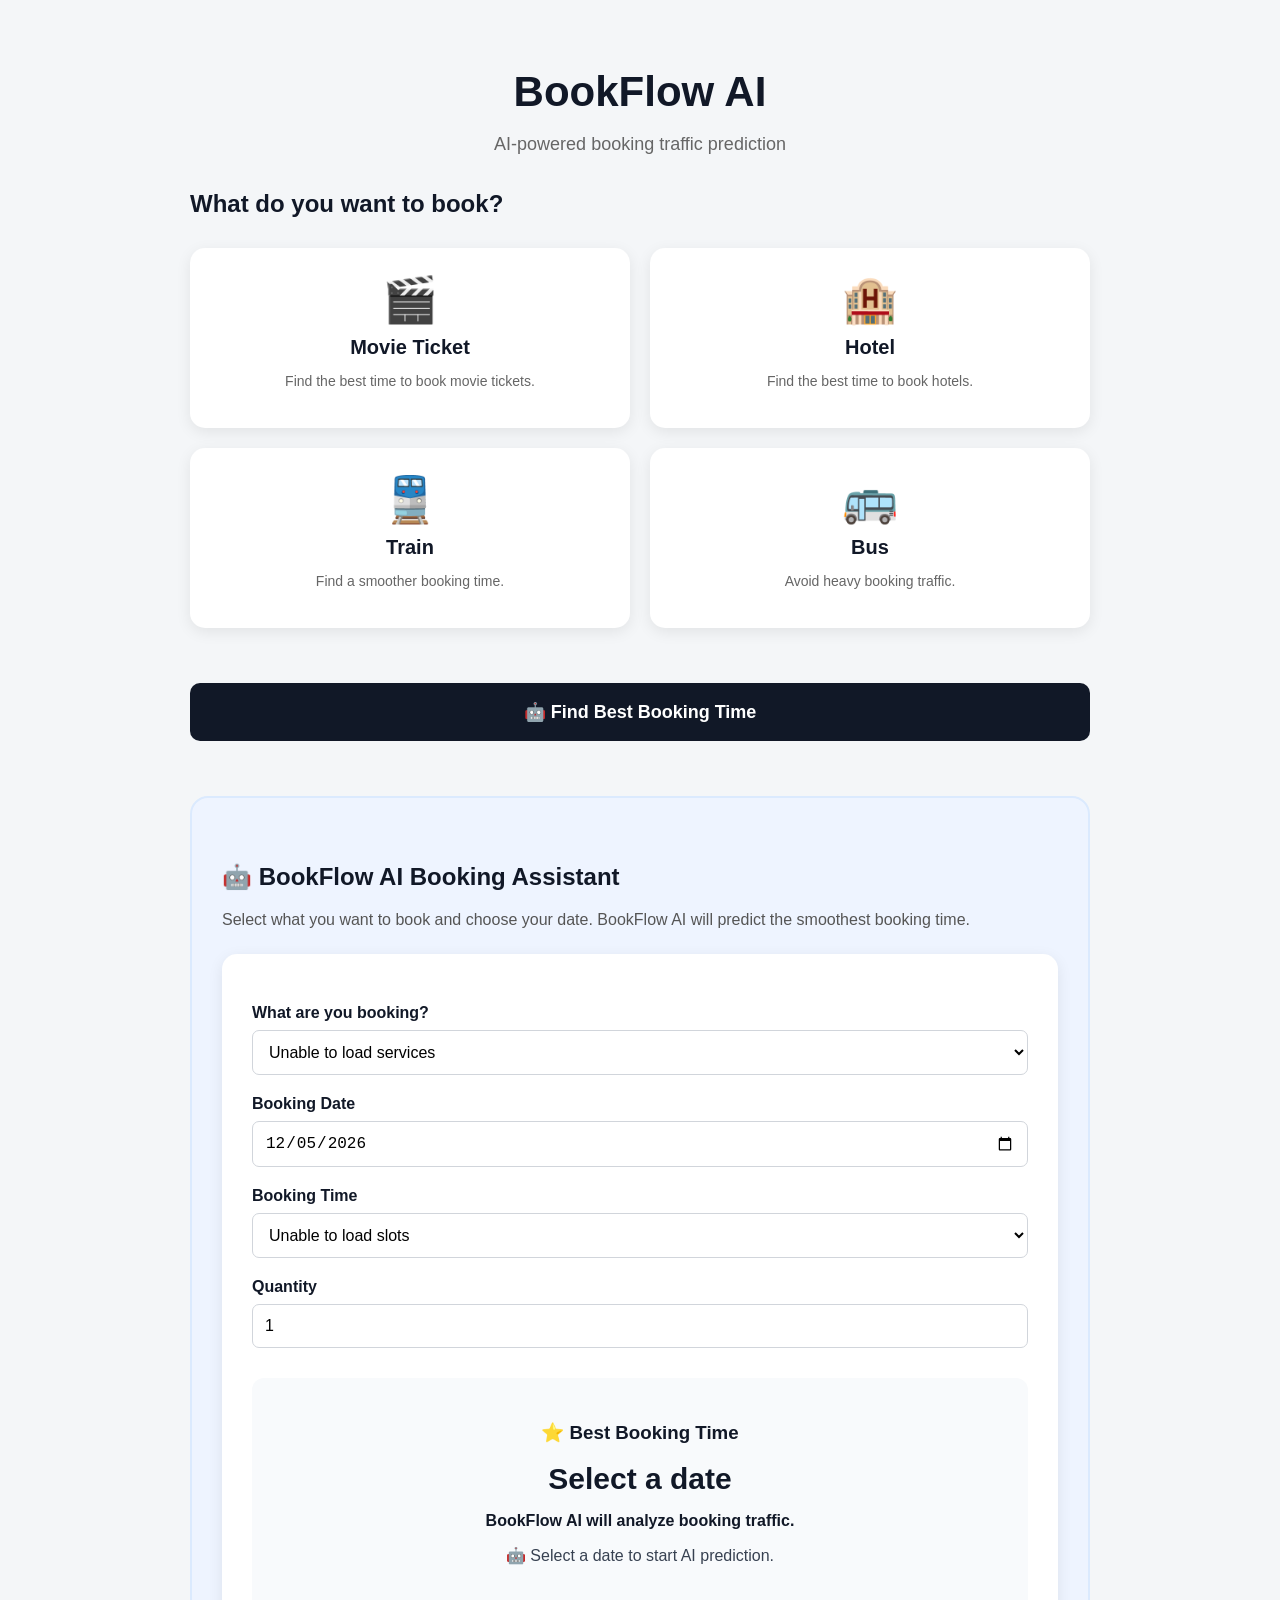
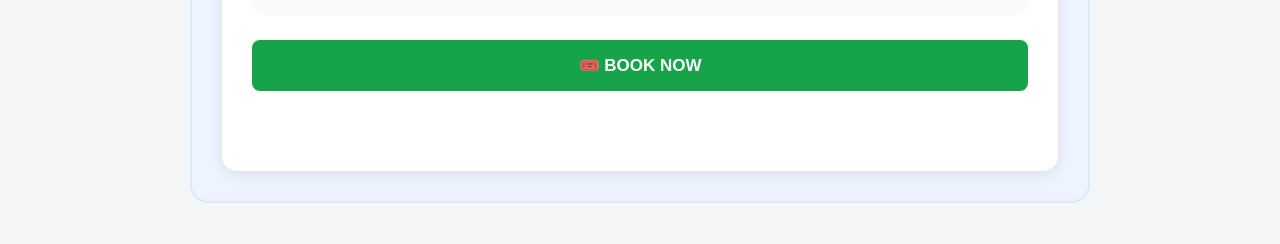
<file: app/Booking/frontend/index.html>
<!DOCTYPE html>
<html lang="en">

<head>
    <meta charset="UTF-8">

    <meta
        name="viewport"
        content="width=device-width, initial-scale=1.0"
    >

    <title>BookFlow AI</title>

    <link
        rel="stylesheet"
        href="style.css"
    >
</head>

<body>

<div class="container">

    <h1>BookFlow AI</h1>

    <p class="subtitle">
        AI-powered booking traffic prediction
    </p>

    <h2>What do you want to book?</h2>

    <div class="booking-types">

        <div
            class="service-card"
            onclick="selectService('Movie Ticket')"
        >
            <div class="service-icon">
                🎬
            </div>

            <h3>Movie Ticket</h3>

            <p>
                Find the best time to book movie tickets.
            </p>
        </div>


        <div
            class="service-card"
            onclick="selectService('Hotel')"
        >
            <div class="service-icon">
                🏨
            </div>

            <h3>Hotel</h3>

            <p>
                Find the best time to book hotels.
            </p>
        </div>


        <div
            class="service-card"
            onclick="selectService('Train')"
        >
            <div class="service-icon">
                🚆
            </div>

            <h3>Train</h3>

            <p>
                Find a smoother booking time.
            </p>
        </div>


        <div
            class="service-card"
            onclick="selectService('Bus')"
        >
            <div class="service-icon">
                🚌
            </div>

            <h3>Bus</h3>

            <p>
                Avoid heavy booking traffic.
            </p>
        </div>

    </div>


    <button
        id="findBestTimeBtn"
        class="ai-button"
    >
        🤖 Find Best Booking Time
    </button>


    <section
        id="aiSection"
        class="ai-section"
    >

        <h2>
            🤖 BookFlow AI Booking Assistant
        </h2>

        <p class="ai-description">
            Select what you want to book and choose your date.
            BookFlow AI will predict the smoothest booking time.
        </p>


        <div class="booking-card">

            <label for="service">
                What are you booking?
            </label>

            <select id="service">
                <option value="">
                    Select a service
                </option>
            </select>


            <label for="bookingDate">
                Booking Date
            </label>

            <input
                type="date"
                id="bookingDate"
            >


            <label for="slot">
                Booking Time
            </label>

            <select id="slot">
                <option value="">
                    Loading...
                </option>
            </select>


            <label for="quantity">
                Quantity
            </label>

            <input
                type="number"
                id="quantity"
                value="1"
                min="1"
                max="10"
            >


            <div class="ai-result">

                <h3>
                    ⭐ Best Booking Time
                </h3>

                <div
                    id="bestSlot"
                    class="best-slot"
                >
                    Select a date
                </div>

                <p id="bestTraffic">
                    BookFlow AI will analyze booking traffic.
                </p>

                <p id="recommendation">
                    🤖 Select a date to start AI prediction.
                </p>

                <div
                    id="slotGrid"
                    class="slot-grid"
                >
                </div>

            </div>


            <button
                type="button"
                onclick="bookNow()"
                class="book-button"
            >
                🎟️ BOOK NOW
            </button>


            <div id="result"></div>

        </div>

    </section>

</div>


<script src="app.js"></script>

</body>

</html>
</file>
<file: app/Booking/frontend/style.css>
body {
    font-family: Arial, sans-serif;
    background: #f4f6f8;
    margin: 0;
    padding: 40px;
    color: #111827;
}

.container {
    max-width: 900px;
    margin: auto;
}

h1 {
    text-align: center;
    font-size: 42px;
    margin-bottom: 10px;
}

h2 {
    margin-top: 35px;
}

.subtitle {
    text-align: center;
    color: #666;
    font-size: 18px;
}

.booking-types {
    display: grid;
    grid-template-columns: repeat(2, 1fr);
    gap: 20px;
    margin: 30px 0;
}

.service-card {
    background: white;
    padding: 25px;
    border-radius: 15px;
    text-align: center;
    cursor: pointer;
    box-shadow: 0 4px 15px rgba(0, 0, 0, 0.08);
    transition: transform 0.2s, box-shadow 0.2s;
}

.service-card:hover {
    transform: translateY(-5px);
    box-shadow: 0 8px 25px rgba(0, 0, 0, 0.15);
}

.service-icon {
    font-size: 45px;
    margin-bottom: 10px;
}

.service-card h3 {
    margin: 10px 0;
    font-size: 20px;
}

.service-card p {
    color: #666;
    font-size: 14px;
}

.ai-button {
    width: 100%;
    padding: 18px;
    margin: 25px 0;
    border: none;
    border-radius: 10px;
    background: #111827;
    color: white;
    font-size: 18px;
    font-weight: bold;
    cursor: pointer;
    transition: transform 0.2s, background 0.2s;
}

.ai-button:hover {
    transform: translateY(-2px);
    background: #2563eb;
}

.ai-section {
    background: #eef4ff;
    padding: 30px;
    border-radius: 18px;
    margin-top: 30px;
    border: 2px solid #dbeafe;
}

.ai-section:not(.active) {
    border-color: #dbeafe;
}

.ai-description {
    color: #555;
    margin-bottom: 25px;
}

.booking-card {
    background: white;
    padding: 30px;
    border-radius: 15px;
    box-shadow: 0 4px 15px rgba(0, 0, 0, 0.08);
}

label {
    display: block;
    margin-top: 20px;
    margin-bottom: 8px;
    font-weight: bold;
}

select,
input {
    width: 100%;
    padding: 12px;
    box-sizing: border-box;
    border: 1px solid #d1d5db;
    border-radius: 7px;
    font-size: 16px;
    background: white;
}

select:focus,
input:focus {
    outline: none;
    border-color: #2563eb;
    box-shadow: 0 0 0 3px rgba(37, 99, 235, 0.1);
}

.ai-result {
    margin-top: 30px;
    padding: 25px;
    background: #f8fafc;
    border-radius: 12px;
    text-align: center;
}

.best-slot {
    font-size: 30px;
    font-weight: bold;
    margin: 15px 0;
}

#bestTraffic {
    font-weight: bold;
}

#recommendation {
    color: #374151;
}

.slot-grid {
    display: grid;
    grid-template-columns: repeat(auto-fit, minmax(130px, 1fr));
    gap: 15px;
    margin-top: 25px;
}

.prediction-card {
    background: white;
    padding: 18px;
    border-radius: 10px;
    border: 2px solid #e5e7eb;
    transition: transform 0.2s, box-shadow 0.2s;
}

.prediction-card:hover {
    transform: translateY(-3px);
    box-shadow: 0 5px 15px rgba(0, 0, 0, 0.08);
}

.prediction-card.recommended {
    border: 3px solid #16a34a;
    transform: scale(1.03);
}

.prediction-time {
    font-weight: bold;
    font-size: 16px;
    margin-bottom: 10px;
}

.prediction-traffic {
    font-weight: bold;
}

.recommended-text {
    margin-top: 10px;
    font-size: 12px;
    font-weight: bold;
    color: #16a34a;
}

.loading-box {
    padding: 25px;
    background: white;
    border-radius: 10px;
    text-align: center;
    font-weight: bold;
}

.error-box {
    padding: 25px;
    background: #fee2e2;
    color: #991b1b;
    border-radius: 10px;
    text-align: center;
}

.book-button {
    width: 100%;
    padding: 15px;
    margin-top: 25px;
    border: none;
    border-radius: 8px;
    background: #16a34a;
    color: white;
    font-size: 17px;
    font-weight: bold;
    cursor: pointer;
    transition: background 0.2s, transform 0.2s;
}

.book-button:hover {
    background: #15803d;
    transform: translateY(-2px);
}

#result {
    margin-top: 20px;
    padding: 15px;
    border-radius: 8px;
    text-align: center;
    font-weight: bold;
}

@media (max-width: 600px) {
    body {
        padding: 20px;
    }

    h1 {
        font-size: 32px;
    }

    .booking-types {
        grid-template-columns: 1fr;
    }

    .ai-section {
        padding: 20px;
    }

    .booking-card {
        padding: 20px;
    }

    .best-slot {
        font-size: 24px;
    }
}
</file>
